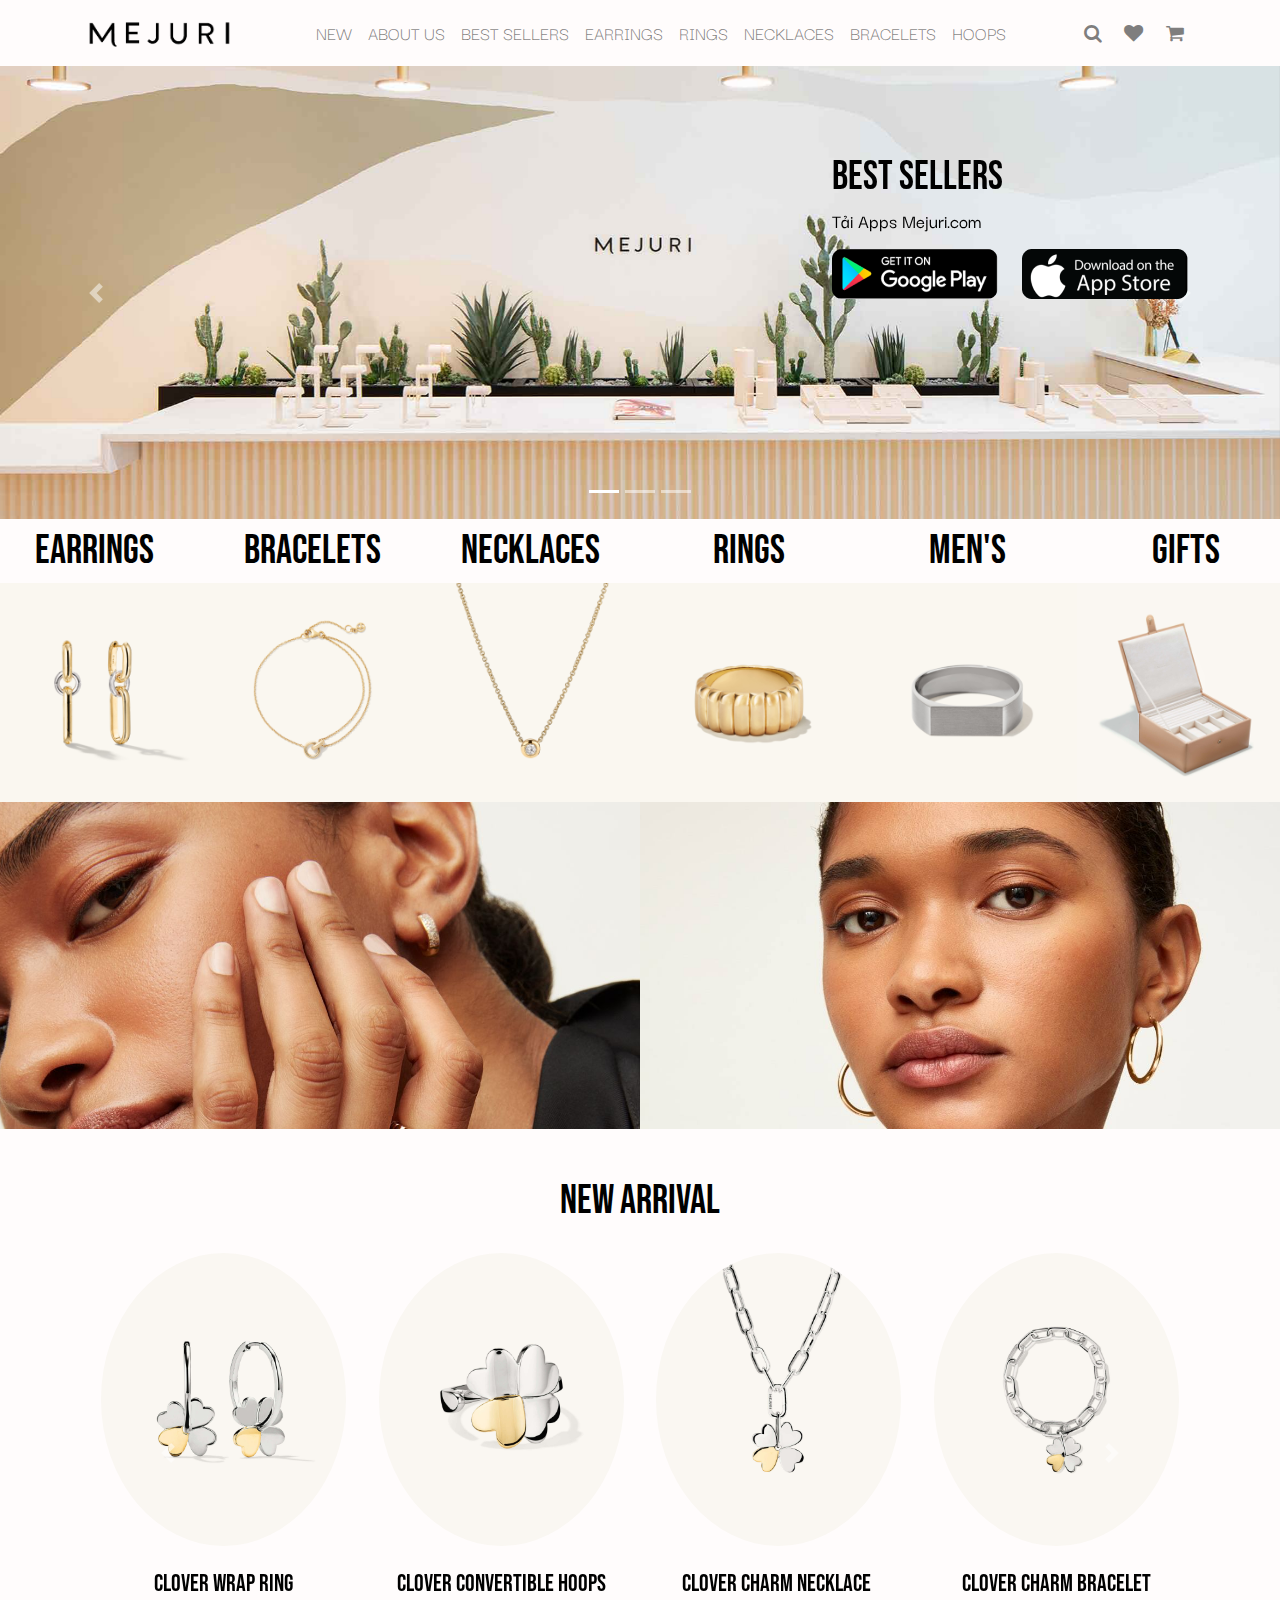
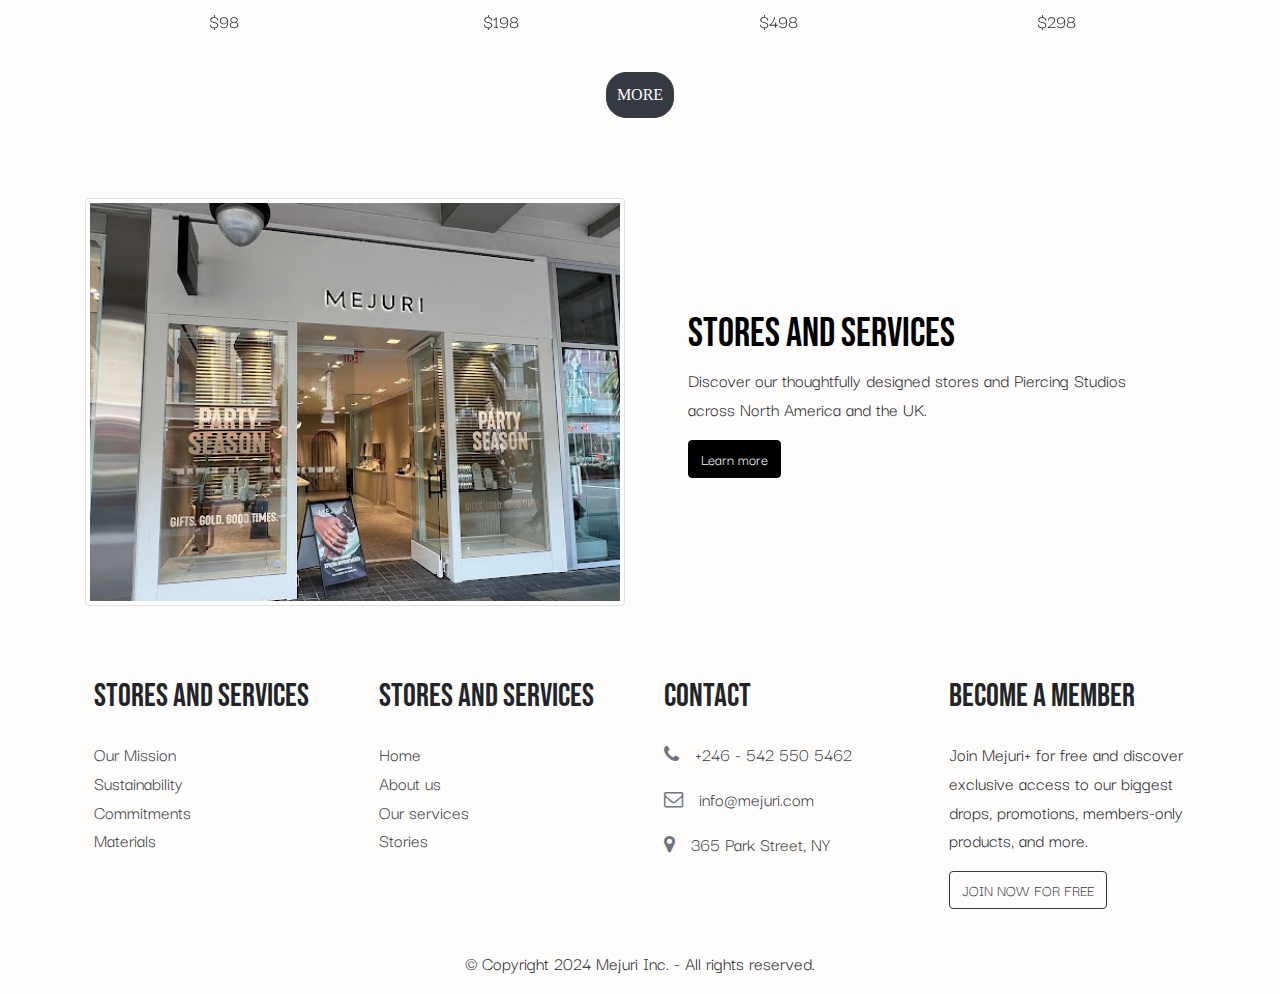
<file: index.html>
<!doctype html>
<html>
<head>
<meta charset="utf-8">
<meta http-equiv="X-UA-Compatible" content="IE=edge">
<meta name="viewport" content="width=device-width, initial-scale=1.0">
<title>Mejuri jewelry</title>
<link rel="icon" href="image/mejuri.png" type="image/x-icon">
	<link href="css/bootstrap-4.3.1.css" rel="stylesheet" type="text/css">
<link href="css/main-style.css" rel="stylesheet"> 
	<link rel="stylesheet" href="https://cdnjs.cloudflare.com/ajax/libs/font-awesome/4.7.0/css/font-awesome.min.css" type="text/css">
<style>
@import url('https://fonts.googleapis.com/css2?family=Bebas+Neue&family=Darker+Grotesque:wght@300..900&display=swap')
</style>
</head>

<body>
	
 <nav class="navbar navbar-expand-md navbar-light">
    <div class="container"> <button class="navbar-toggler navbar-toggler-right border-0" type="button" data-toggle="collapse" data-target="#navbar7">
        <span class="navbar-toggler-icon"></span>
      </button>
      <div class="collapse navbar-collapse" id="navbar7"> <a class="navbar-brand text-primary d-none d-md-block" href="index.html">
          <img src="image/35766 (1).png" alt="" class="mr-auto d-block" height="40">
        </a>
        <ul class="navbar-nav mx-auto">
          <li class="nav-item"> <a class="nav-link" href="index.html">NEW</a> </li>
          <li class="nav-item"> <a class="nav-link" href="about-us.html">ABOUT US</a> </li>
          <li class="nav-item"> <a class="nav-link" href="#">BEST SELLERS</a> </li>
		  <li class="nav-item"> <a class="nav-link" href="earring.html">EARRINGS</a> </li>
          <li class="nav-item"> <a class="nav-link" href="#">RINGS</a> </li>
          <li class="nav-item"> <a class="nav-link" href="#">NECKLACES</a> </li>
		  <li class="nav-item"> <a class="nav-link" href="#">BRACELETS</a> </li>
          <li class="nav-item"> <a class="nav-link" href="#">HOOPS</a> </li>	
	    </ul>
        <ul class="navbar-nav">
          <li class="nav-item"> <a class="nav-link" href="#">
              <i class="fa fa-search fa-fw"></i>
            </a> </li>
          <li class="nav-item"> <a class="nav-link" href="#">
              <i class="fa fa-heart fa-fw"></i>
            </a> </li>
          <li class="nav-item"> <a class="nav-link" href="#">
              <i class="fa fa-shopping-cart fa-fw"></i>
            </a> </li>
        </ul>
      </div>
    </div>
  </nav>
	<div id="carouselExampleIndicators1" class="carousel slide" data-ride="carousel" style="background-color: grey">
	  <ol class="carousel-indicators">
	    <li data-target="#carouselExampleIndicators1" data-slide-to="0" class="active"></li>
	    <li data-target="#carouselExampleIndicators1" data-slide-to="1"></li>
	    <li data-target="#carouselExampleIndicators1" data-slide-to="2"></li>
      </ol>
	  <div class="carousel-inner" role="listbox">
	    <div class="carousel-item active"> <img class="img-fluid" src="image/nen1.png" alt="First slide">
	      <div class="carousel-caption">
	        <h1 >BEST SELLERS</h1>
			  <h5>Tải Apps Mejuri.com</h5>
			<div class="d-flex mt-3">
			<img src="image/Rectangle 22.png" alt="" class="mr-4">
			<img src="image/Rectangle 23.png" alt="">
			</div>
          </div>
			
        </div>
	    <div class="carousel-item"> <img class="img-fluid" src="image/nen2.png" alt="Second slide">
	      <div class="carousel-caption">
	      <h1>EARRINGS</h1>
	        
			  <h5>Tải Apps Mejuri.com</h5>
			<div class="d-flex mt-3">
			<img src="image/Rectangle 22.png" alt="" class="mr-4">
			<img src="image/Rectangle 23.png" alt="">
			</div>
          </div>
        </div>
	    <div class="carousel-item"> <img class="img-fluid" src="image/nen3.png" alt="Third slide">
	      <div class="carousel-caption">
	        <h1>RINGS AND NECKLACES</h1>
			  <h5>Tải Apps Organica.vn.</h5>
			<div class="d-flex mt-3">
			<img src="image/Rectangle 22.png" alt="" class="mr-4">
			<img src="image/Rectangle 23.png" alt="">
			</div>
          </div>
        </div>
      </div>
	  <a class="carousel-control-prev" href="#carouselExampleIndicators1" role="button" data-slide="prev"> <span class="carousel-control-prev-icon" aria-hidden="true"></span> <span class="sr-only">Previous</span> </a> <a class="carousel-control-next" href="#carouselExampleIndicators1" role="button" data-slide="next"> <span class="carousel-control-next-icon" aria-hidden="true"></span> <span class="sr-only">Next</span> </a> </div>
		<div class="row pt-2">
        <div class="col-6 col-md-4 col-lg-2 p-0"> 
			<a href="earring.html">
			<h1 class="text-center">EARRINGS</h1> 
			<img class="img-fluid d-block" src="image/earring.jpeg" alt="">
			</a> 
		</div>
        <div class="col-6 col-md-4 col-lg-2 p-0"> 
			<a href="#">
			<h1 class="text-center">BRACELETS</h1>
			<img class="img-fluid d-block" src="image/bracelet.jpeg" alt="">
			</a> 
		</div>
        <div class="col-6 col-md-4 col-lg-2 p-0"> 
			<a href="#">
				<h1 class="text-center">NECKLACES</h1> 
				<img class="img-fluid d-block" src="image/necklace.jpeg" alt="">
			</a>  
		</div>
        <div class="col-6 col-md-4 col-lg-2 p-0"> 
			<a href="#">
				<h1 class="text-center">RINGS</h1>
				<img class="img-fluid d-block" src="image/ring.jpeg" alt="">
			</a>
		</div>
        <div class="col-6 col-md-4 col-lg-2 p-0">
			<a href="#">
			<h1 class="text-center">MEN'S</h1> 
			<img class="img-fluid d-block" src="image/men's.jpeg" alt="">
		</a> 
		</div>
        <div class="col-6 col-md-4 col-lg-2 p-0">
			<a href="#">
				<h1 class="text-center">GIFTS</h1> 
				<img class="img-fluid d-block" src="image/gift.jpeg" alt="">
			</a>  
		</div>
      </div>
	<div class="row ">
        <div class="col-md-6 p-0"> <img class="img-fluid d-block" src="image/h1.jpeg" alt=""> </div>
        <div class="col-md-6 p-0"> <img class="img-fluid d-block" src="image/h2.jpeg" alt="" > </div>
      </div>
<!--
	 <div class="py-5" >
    <div class="container">
      <div class="row">
        <div class="col-md-10">
          <h2>NEW IN</h2>
          <p class="lead">
            <a href="#">
              <b>See all features</b>
            </a> <br> </p>
          <div class="row text-center">
            <div class="col-md-3 col-6 p-3"> <img class="img-fluid d-block mb-4 mx-auto rounded-circle" src="image/new1.jpeg" width="150">
              <h5 class="mb-0"> Mejuri x GANNI Clover Convertible Hoops </h5>
				<p class="mt-2">$198</p>
            </div>
            <div class="col-md-3 col-6 p-3"> <img class="img-fluid d-block mb-4 mx-auto rounded-circle" src="image/new2.jpeg" width="150">
              <h5 class="mb-0"> Mejuri x GANNI Clover Wrap Ring </h5>
			    <p class="mt-2">$98</p>
			</div>
            <div class="col-md-3 col-6 p-3"> <img class="img-fluid d-block mb-4 mx-auto rounded-circle" src="image/new3.jpeg" width="150">
              <h5 class="mb-0"> Mejuri x GANNI Clover Charm Necklace </h5>
				<p class="mt-2">$498</p>
            </div>
            <div class="col-md-3 col-6 p-3"> <img class="img-fluid d-block mb-4 mx-auto rounded-circle" src="image/new4.jpeg" width="150">
              <h5 class="mb-0"> Mejuri x GANNI Clover Charm Bracelet </h5>				
				<p class="mt-2">$298</p>

            </div>
          </div>
        </div>
      </div>
    </div>
  </div>
-->
	<!--	............NEW ARRIVAL......-->
	<section id="NEWARRIAL">
		<h1 class="text-center  pt-5 ml-auto" >NEW ARRIVAL</h1>
	
		 <div class="py-1" >
    <div class="container">
      <div class="row">
        <div class="col-lg-12">
          <div class="carousel slide" data-ride="carousel" id="carousel">
            <div class="carousel-inner">
				
              <div class="carousel-item active">
                <div class=" pi-draggable" draggable="true">
                  <div class="container">
                    <div class="row">
						
                      <div class="col-md-3 col-6 p-3"> 
						  <div class="NEW1">
						  <img class="img-fluid d-block mb-4 mx-auto rounded-circle" src="image/new1.jpeg" alt="">
						  </div>
						  <div class="text-spm mt-4">
						 	<h4 style="text-align:center">Clover Wrap Ring</h4>
							<p style="text-align: center">$98</p>
						  </div>
						</div>
						
                      <div class="col-md-3 col-6 p-3"> <img class="img-fluid d-block mb-4 mx-auto rounded-circle" src="image/new2.jpeg" alt="">
						<div class="text-spm mt-4">
						 	<h4 style="text-align:center"> Clover Convertible Hoops</h4>
							<p style="text-align: center">$198</p>
						  </div>
						</div>
						
                      <div class="col-md-3 col-6 p-3"> <img class="img-fluid d-block mb-4 mx-auto rounded-circle" src="image/new3.jpeg" alt=""> 
						<div class="text-spm mt-4">
						 	<h4 style="text-align:center"> Clover Charm Necklace&nbsp;</h4>
							<p style="text-align: center">$498</p>
						  </div>
						</div>
						
                      <div class="col-md-3 col-6 p-3"> <img class="img-fluid d-block mb-4 mx-auto rounded-circle" src="image/new4.jpeg" alt="">
						  <div class="text-spm mt-4">
						  <h4 style="text-align:center"> Clover Charm Bracelet</h4>
							<p style="text-align: center">$298</p>
						  </div>
						</div>
                    </div>
                  </div>
                </div>
              </div>
              <div class="carousel-item">
                <div class="container">
                  <div class="row">
					  
                    <div class="col-md-3 col-6 p-3"> <img class="img-fluid d-block mb-4 mx-auto rounded-circle" src="image/new5.jpeg" alt=""> 
						  <div class="text-spm mt-4">
						 	<h4 style="text-align:center">Baguette Diamond Stud</h4>
							<p style="text-align: center">$175</p>
						  </div>
						  </div>
					
                    <div class="col-md-3 col-6 p-3"> <img class="img-fluid d-block mb-4 mx-auto rounded-circle" src="image/new6.jpeg" alt=""> 
					  <div class="text-spm mt-4">
						 	<h4 style="text-align:center">Diamond Hoop Charm</h4>
							<p style="text-align: center">$128</p>
						  </div>
						  </div>
                    <div class="col-md-3 col-6 p-3"> <img class="img-fluid d-block mb-4 mx-auto rounded-circle" src="image/new7.jpeg" alt=""> 
					  <div class="text-spm mt-4">
						 	<h4 style="text-align:center">Pear Diamond Necklace</h4>
							<p style="text-align: center">$498</p>
						  </div>
						  </div>
                    <div class="col-md-3 col-6 p-3"> <img class="img-fluid d-block mb-4 mx-auto rounded-circle" src="image/new8.jpeg" alt=""> 
					  <div class="text-spm mt-4">
						 	<h4 style="text-align:center"> Pavé Diamond Bracelet</h4>
							<p style="text-align: center">$248</p>
						  </div>
						  </div>
                  </div>
                </div>
              </div>
				 
              
            </div>
			  
            <a class="carousel-control-prev" href="#carousel" role="button" data-slide="prev" > 
				<span class="carousel-control-prev-icon"></span> 
				<span class="sr-only">Previous</span> </a> 
			  <a class="carousel-control-next" href="#carousel" role="button" data-slide="next"> 
				  <span class="carousel-control-next-icon"></span> 
				  <span class="sr-only">Next</span> </a>
          </div>
        </div>
		  
      </div>
    </div>
			 
			 
			 <div class="py-1">
    <div class="container text-center mb-lg-4">
      <div class="row">
        <div class="col-md-12  ">
			<a class="btn btn-dark " href="earring.html" style="border-radius: 20px; padding: 10px; font-family:Oswald ">MORE</a></div>
      </div>
    </div>
  </div>
  </div>
	
	</section>
	<div class="py-5" >
    <div class="container">
      <div class="row">
        <div class="col-md-6 order-2 order-md-1">   <img src="image/store1.jpeg" class="img-thumbnail w-100" alt="Cinque Terre" width="304" height="236"> 
 </div>
        <div class="px-md-5 col-md-6 d-flex flex-column align-items-start justify-content-center order-1 order-md-2">
          <h1 class="mx">STORES AND SERVICES</h1>
          <p class="mb-3">Discover our thoughtfully designed stores and Piercing Studios across North America and the UK.</p> <a class="btn btn-primary mb-3" href="about-us.html">Learn more</a>
        </div>
      </div>
    </div>
  </div>
  
	<footer>
	 <div class="" >
    <div class="container">
      <div class="row">
        <div class="p-4 col-md-3">
          <h2 class="mb-4">Stores and services</h2>
          <ul class="list-unstyled"> <a href="#" class="text-dark">Our Mission</a> <br> <a href="#" class="text-dark">Sustainability</a> <br> <a href="#" class="text-dark">Commitments</a> <br> <a href="#" class="text-dark">Materials</a> </ul>
        </div>
        <div class="p-4 col-md-3">
          <h2 class="mb-4">Stores and services</h2>
          <ul class="list-unstyled"> <a href="#" class="text-dark">Home</a> <br> <a href="about-us.html" class="text-dark">About us</a> <br> <a href="#" class="text-dark">Our services</a> <br> <a href="#" class="text-dark">Stories</a> </ul>
        </div>
        <div class="p-4 col-md-3">
          <h2 class="mb-4">Contact</h2>
          <p> <a href="#" class="text-dark">
              <i class="fa d-inline mr-3 text-muted fa-phone"></i>+246 - 542 550 5462</a> </p>
          <p> <a href="#" class="text-dark">
              <i class="fa d-inline mr-3 text-muted fa-envelope-o"></i>info@mejuri.com</a> </p>
          <p> <a href="#" class="text-dark">
              <i class="fa d-inline mr-3 fa-map-marker text-muted"></i>365 Park Street, NY</a> </p>
        </div>
        <div class="p-4 col-md-3">
          <h2 class="mb-4">BECOME A MEMBER</h2>
          <form>
            <p>Join Mejuri+ for free and discover exclusive access to our biggest drops, promotions, members-only products, and more.</p> <button type="submit" class="btn btn-outline-dark mx-auto">JOIN NOW FOR FREE</button>
          </form>
        </div>
      </div>
      <div class="row">
        <div class="col-md-12 mt-3">
          <p class="text-center">© Copyright 2024 Mejuri Inc. - All rights reserved. </p>
        </div>
      </div>
    </div>
  </div>
	</footer>
	<script src="js/jquery-3.3.1.min.js"></script>
    <script src="js/popper.min.js"></script>
    <script src="js/bootstrap-4.3.1.js"></script>
</body>
	
	
</html>
</file>
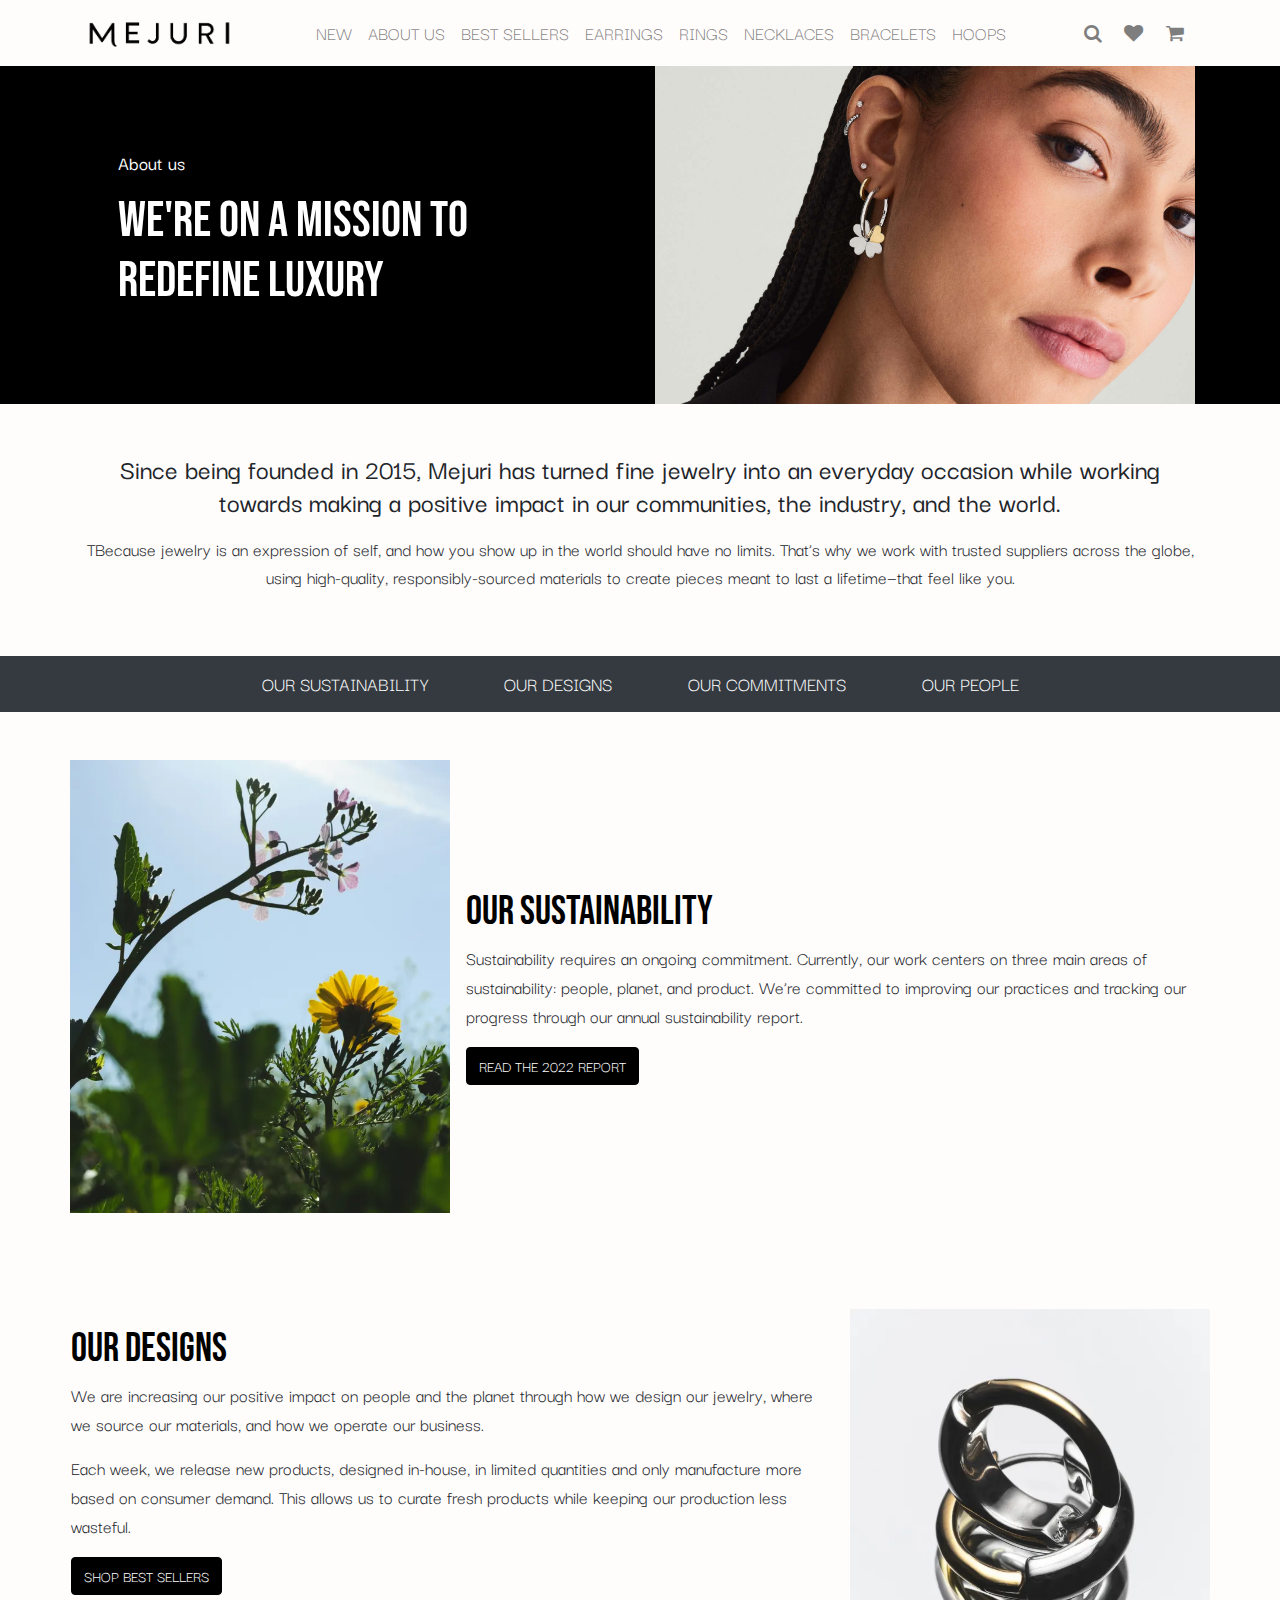
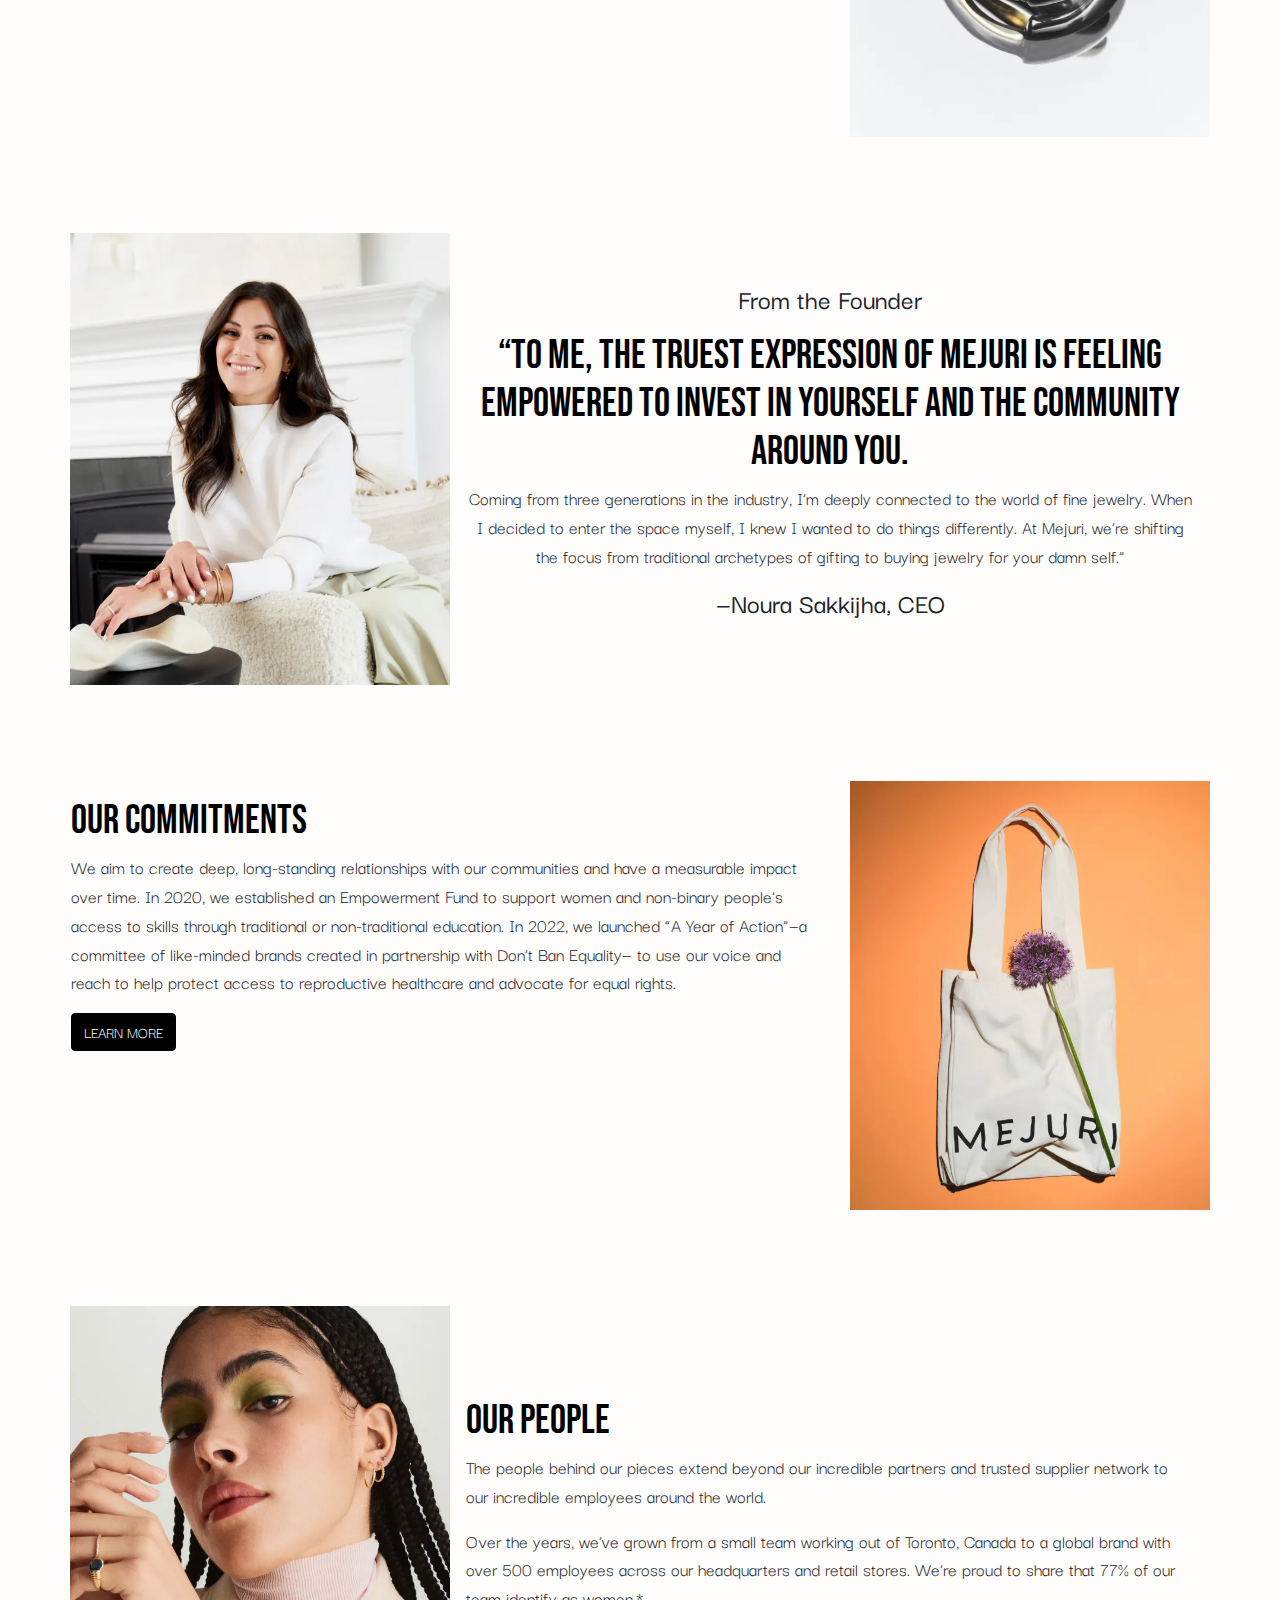
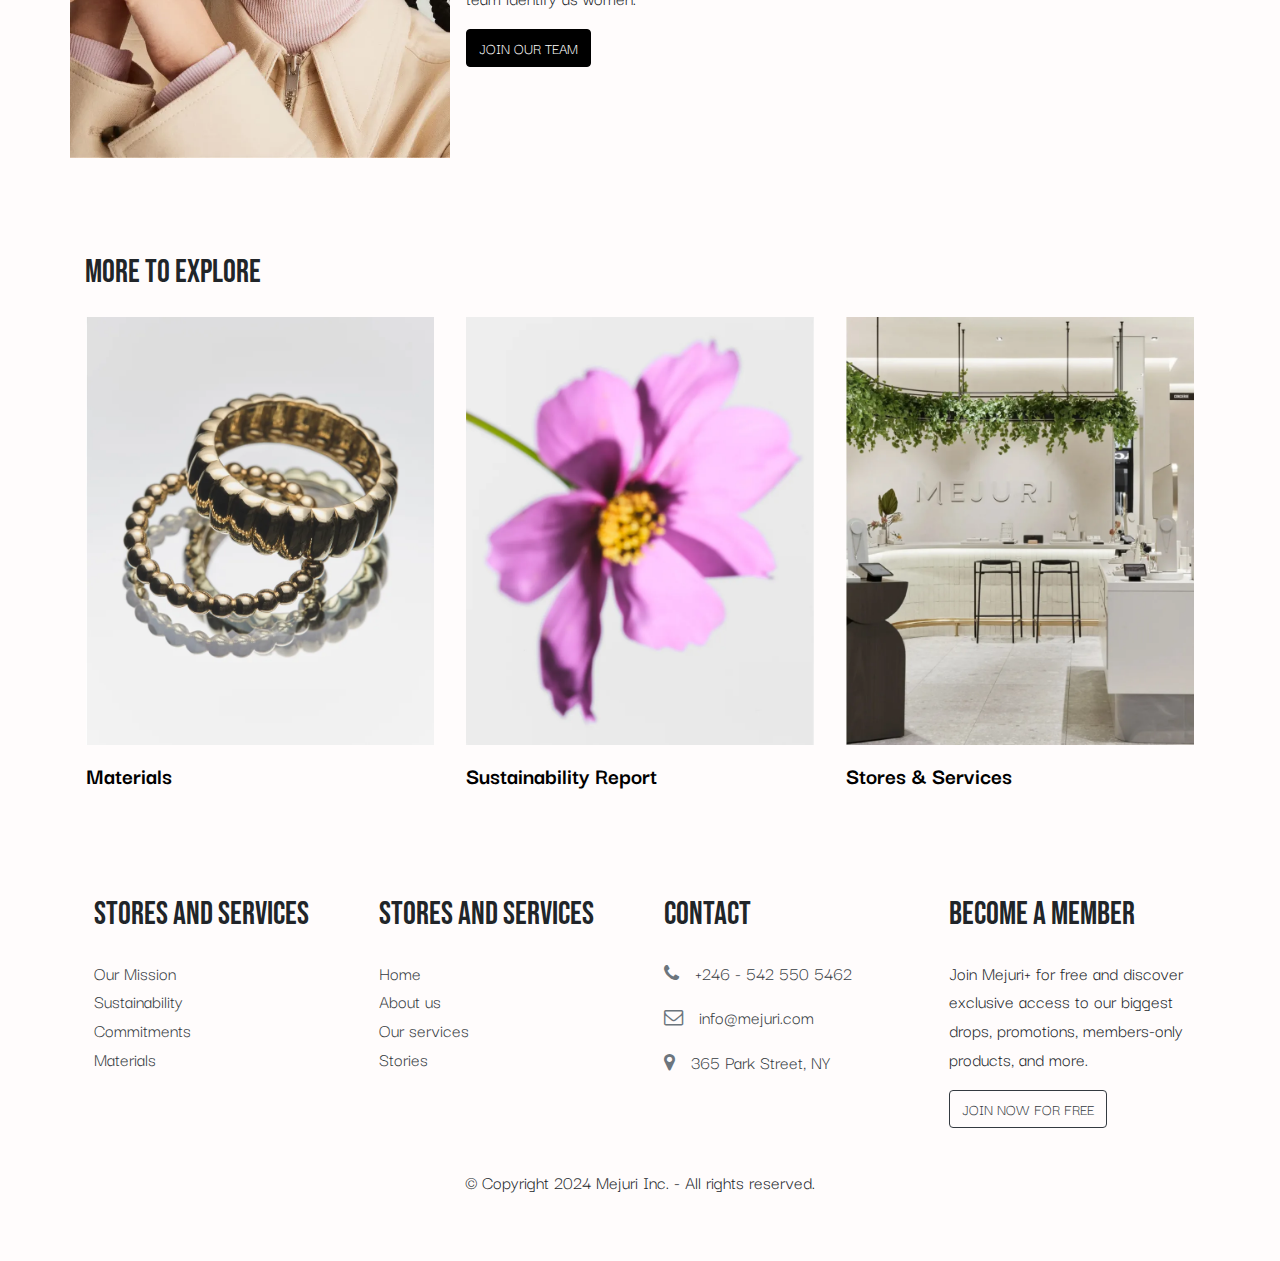
<file: about-us.html>
<!doctype html>
<html>
<head>
<meta charset="utf-8">
<title>Mejuri Jewelry</title>
<link rel="icon" href="image/mejuri.png" type="image/x-icon">
	<link href="css/bootstrap-4.3.1.css" rel="stylesheet" type="text/css">
<link href="css/main-style.css" rel="stylesheet"> 
	<link rel="stylesheet" href="https://cdnjs.cloudflare.com/ajax/libs/font-awesome/4.7.0/css/font-awesome.min.css" type="text/css">
<style>
@import url('https://fonts.googleapis.com/css2?family=Bebas+Neue&family=Darker+Grotesque:wght@300..900&display=swap')
</style>
</head>

<body>
	<nav class="navbar navbar-expand-md navbar-light">
    <div class="container"> <button class="navbar-toggler navbar-toggler-right border-0" type="button" data-toggle="collapse" data-target="#navbar7">
        <span class="navbar-toggler-icon"></span>
      </button>
      <div class="collapse navbar-collapse" id="navbar7"> <a class="navbar-brand text-primary d-none d-md-block" href="index.html">
          <img src="image/35766 (1).png" alt="" class="mr-auto d-block" height="40">
        </a>
        <ul class="navbar-nav mx-auto">
          <li class="nav-item"> <a class="nav-link" href="index.html">NEW</a> </li>
          <li class="nav-item"> <a class="nav-link" href="about-us.html">ABOUT US</a> </li>
          <li class="nav-item"> <a class="nav-link" href="#">BEST SELLERS</a> </li>
		  <li class="nav-item"> <a class="nav-link" href="earring.html">EARRINGS</a> </li>
          <li class="nav-item"> <a class="nav-link" href="#">RINGS</a> </li>
          <li class="nav-item"> <a class="nav-link" href="#">NECKLACES</a> </li>
		  <li class="nav-item"> <a class="nav-link" href="#">BRACELETS</a> </li>
          <li class="nav-item"> <a class="nav-link" href="#">HOOPS</a> </li>	
	    </ul>
        <ul class="navbar-nav">
          <li class="nav-item"> <a class="nav-link" href="#">
              <i class="fa fa-search fa-fw"></i>
            </a> </li>
          <li class="nav-item"> <a class="nav-link" href="#">
              <i class="fa fa-heart fa-fw"></i>
            </a> </li>
          <li class="nav-item"> <a class="nav-link" href="#">
              <i class="fa fa-shopping-cart fa-fw"></i>
            </a> </li>
        </ul>
      </div>
    </div>
  </nav>
	
	
	
<!--	......................CONTENT-->
	  <div class="py-0" style="background-color:black" >
    <div class="container">
      <div class="row">
        <div class="px-lg-5 d-flex flex-column justify-content-center col-lg-6" style="color:white">
          <h5 class="mb-3" style="color:white">About us</h5>
		<h1 style="color:white; font-size:50px">WE'RE ON A MISSION TO REDEFINE LUXURY</h1>
          
        </div>
        <div class="col-lg-6"> <img class="img-fluid d-block w-100" src="image/a1 1.png"> </div>
      </div>
    </div>
  </div>
	  <div class="py-5 text-center" >
    <div class="container">
      <div class="row">
        <div class="col-md-12" >
          <h3 class="mb-3">Since being founded in 2015, Mejuri has turned fine jewelry into an everyday occasion while working towards making a positive impact in our communities, the industry, and the world.</h3>
          <p>TBecause jewelry is an expression of self, and how you show up in the world should have no limits. That’s why we work with trusted suppliers across the globe, using high-quality, responsibly-sourced materials to create pieces meant to last a lifetime—that feel like you.</p>
        </div>
      </div>
    </div>
  </div>
	<nav class="navbar navbar-expand-md navbar-dark bg-dark" >
    <div class="container justify-content-center"> <button class="navbar-toggler navbar-toggler-right border-0" type="button" data-toggle="collapse" data-target="#navbar9">
        <span class="navbar-toggler-icon"></span>
      </button>
      <div class="collapse navbar-collapse text-center justify-content-center" id="navbar9">
        <ul class="navbar-nav">
          <li class="nav-item mx-2"> <a class="nav-link" href="#" style="font-size:20px">OUR SUSTAINABILITY</a> </li>
          <li class="nav-item mx-2"> <a class="nav-link" href="#" style="font-size:20px">OUR DESIGNS</a> </li>
          <li class="nav-item mx-2"> <a class="nav-link" href="#" style="font-size:20px">OUR COMMITMENTS</a> </li>
          <li class="nav-item mx-2"> <a class="nav-link" href="#" style="font-size:20px">OUR PEOPLE </a> </li>
        </ul>
      </div>
    </div>
  </nav>
	 <div class="py-5" >
    <div class="container">
      <div class="row">
        <div class="col-md-12">
          <div class="row">
            <div class="col-md-4 col-lg-3 order-2 order-md-1 p-0 col-xl-4"> <img class="img-fluid d-block" src="image/About_1_Our-Sustainability.webp"> </div>
            <div class="d-flex flex-column justify-content-center p-3 col-md-8 align-items-start order-1 order-md-2">
              <h1>OUR SUSTAINABILITY</h1>
              <p class="mb-3">Sustainability requires an ongoing commitment. Currently, our work centers on three main areas of sustainability: people, planet, and product. We’re committed to improving our practices and tracking our progress through our annual sustainability report.</p> 
              <a class="btn btn-primary" href="#">READ THE 2022 REPORT</a>
            </div>
          </div>
        </div>
      </div>
    </div>
  </div>
	<div class="py-5" >
    <div class="container">
      <div class="row">
          <div class="row">
            <div class="p-3 col-md-8">
              <h1>OUR DESIGNS</h1>
              <p class="mb-3">We are increasing our positive impact on people and the planet through how we design our jewelry, where we source our materials, and how we operate our business.</p>
				<p>Each week, we release new products, designed in-house, in limited quantities and only manufacture more based on consumer demand. This allows us to curate fresh products while keeping our production less wasteful.</p> <a class="btn btn-primary mb-3" href="#">SHOP BEST SELLERS</a>
            </div>
            <div class="col-md-4 col-lg-3 col-xl-4"> <img class="img-fluid d-block" src="image/About_2_Our-Designs.webp"> </div>
        </div>
      </div>
    </div>
  </div>
	<div class="py-5" >
    <div class="container">
      <div class="row">
        <div class="col-md-12">
          <div class="row">
            <div class="col-md-4 col-lg-3 order-2 order-md-1 p-0 col-xl-4"> <img class="img-fluid d-block" src="image/About_3_Founder.webp"> </div>
            <div class="d-flex flex-column justify-content-center p-3 col-md-8 align-items-start order-1 order-md-2">
				<h3 class="mx-auto mb-3" style="text-align:center">From the Founder</h3>
              <h1 class="mx-auto" style="text-align:center" >“To me, the truest expression of Mejuri is feeling empowered to invest in yourself and the community around you.</h1>
              <p class="mb-3" style="text-align:center">Coming from three generations in the industry, I’m deeply connected to the world of fine jewelry. When I decided to enter the space myself, I knew I wanted to do things differently. At Mejuri, we’re shifting the focus from traditional archetypes of gifting to buying jewelry for your damn self.”</p> 
             <h3 class="mx-auto mb-3" style="text-align:center">—Noura Sakkijha, CEO</h3>
            </div>
          </div>
        </div>
      </div>
    </div>
  </div>
	<div class="py-5" >
    <div class="container">
      <div class="row">
          <div class="row">
            <div class="p-3 col-md-8">
              <h1>OUR COMMITMENTS</h1>
              <p class="mb-3">We aim to create deep, long-standing relationships with our communities and have a measurable impact over time. In 2020, we established an Empowerment Fund to support women and non-binary people's access to skills through traditional or non-traditional education. In 2022, we launched “A Year of Action”—a committee of like-minded brands created in partnership with Don’t Ban Equality— to use our voice and reach to help protect access to reproductive healthcare and advocate for equal rights.</p> 
				<a class="btn btn-primary mb-3" href="#">LEARN MORE</a>
            </div>
            <div class="col-md-4 col-lg-3 col-xl-4"> <img class="img-fluid d-block" src="image/About_4_Our-Commitments.webp"> </div>
        </div>
      </div>
    </div>
  </div>
	<div class="py-5" >
    <div class="container">
      <div class="row">
        <div class="col-md-12">
          <div class="row">
            <div class="col-md-4 col-lg-3 order-2 order-md-1 p-0 col-xl-4"> <img class="img-fluid d-block" src="image/About_5_Our-People.webp"> </div>
            <div class="d-flex flex-column justify-content-center p-3 col-md-8 align-items-start order-1 order-md-2">
              <h1>OUR PEOPLE</h1>
              <p class="mb-3">The people behind our pieces extend beyond our incredible partners and trusted supplier network to our incredible employees around the world.</p>
			<p>Over the years, we’ve grown from a small team working out of Toronto, Canada to a global brand with over 500 employees across our headquarters and retail stores. We’re proud to share that 77% of our team identify as women.*</p> 
              <a class="btn btn-primary" href="#">JOIN OUR TEAM</a>
            </div>
          </div>
        </div>
      </div>
    </div>
  </div>
	<div class="pt-5 text-left">
    <div class="container">
      <div class="row">
        <div class="col-md-12 text-left">
          <h2>More to Explore</h2>
        </div>
      </div>
      
    </div>
  </div>
 
    <div class="container">
      <div class="row">
        <div class="col-md-4 col-6 p-3"> <a href="#"><img class="img-fluid d-block" src="image/Materials_Quality.webp">
          <h4 class="my-3"><b>Materials</b> </h4></a>
        </div>
        <div class="col-md-4 col-6 p-3"> <a href="#"><img class="img-fluid d-block" src="image/Sustainability_Report.webp">
          <h4 class="my-3"> <b>Sustainability Report</b> </h4></a>
        </div>
        <div class="col-md-4 col-6 p-3"> <a href="#"><img class="img-fluid d-block" src="image/Stores_Services.webp">
          <h4 class="my-3"> <b>Stores & Services</b> </h4></a>
        </div>
      </div>
    </div>

	<footer>
	 <div class="py-5" >
    <div class="container">
      <div class="row">
        <div class="p-4 col-md-3">
          <h2 class="mb-4">Stores and services</h2>
          <ul class="list-unstyled"> <a href="#" class="text-dark">Our Mission</a> <br> <a href="#" class="text-dark">Sustainability</a> <br> <a href="#" class="text-dark">Commitments</a> <br> <a href="#" class="text-dark">Materials</a> </ul>
        </div>
        <div class="p-4 col-md-3">
          <h2 class="mb-4">Stores and services</h2>
          <ul class="list-unstyled"> <a href="#" class="text-dark">Home</a> <br> <a href="about-us.html" class="text-dark">About us</a> <br> <a href="#" class="text-dark">Our services</a> <br> <a href="#" class="text-dark">Stories</a> </ul>
        </div>
        <div class="p-4 col-md-3">
          <h2 class="mb-4">Contact</h2>
          <p> <a href="#" class="text-dark">
              <i class="fa d-inline mr-3 text-muted fa-phone"></i>+246 - 542 550 5462</a> </p>
          <p> <a href="#" class="text-dark">
              <i class="fa d-inline mr-3 text-muted fa-envelope-o"></i>info@mejuri.com</a> </p>
          <p> <a href="#" class="text-dark">
              <i class="fa d-inline mr-3 fa-map-marker text-muted"></i>365 Park Street, NY</a> </p>
        </div>
        <div class="p-4 col-md-3">
          <h2 class="mb-4">BECOME A MEMBER</h2>
          <form>
            <p>Join Mejuri+ for free and discover exclusive access to our biggest drops, promotions, members-only products, and more.</p> <button type="submit" class="btn btn-outline-dark mx-auto">JOIN NOW FOR FREE</button>
          </form>
        </div>
      </div>
      <div class="row">
        <div class="col-md-12 mt-3">
          <p class="text-center">© Copyright 2024 Mejuri Inc. - All rights reserved. </p>
        </div>
      </div>
    </div>
  </div>
	</footer>
	<script src="js/jquery-3.3.1.min.js"></script>
    <script src="js/popper.min.js"></script>
    <script src="js/bootstrap-4.3.1.js"></script>
</body>
</html>
</file>
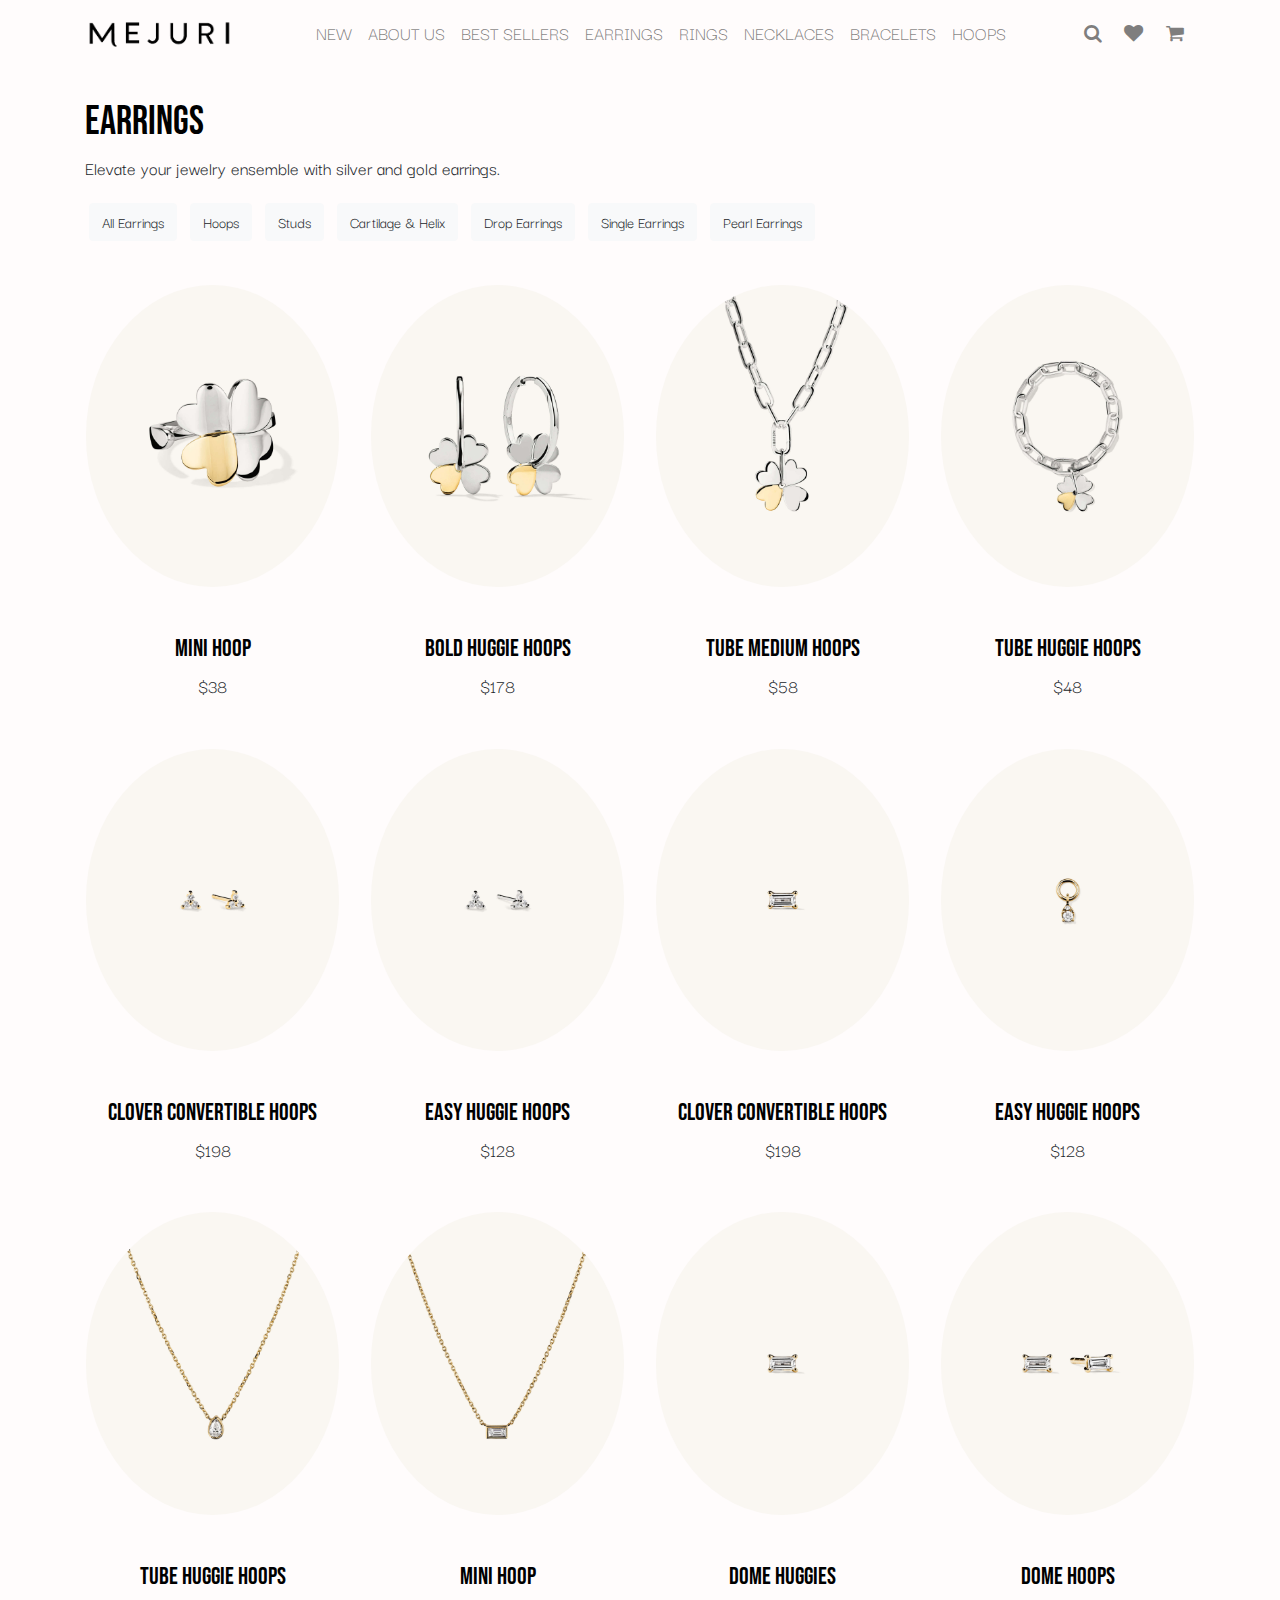
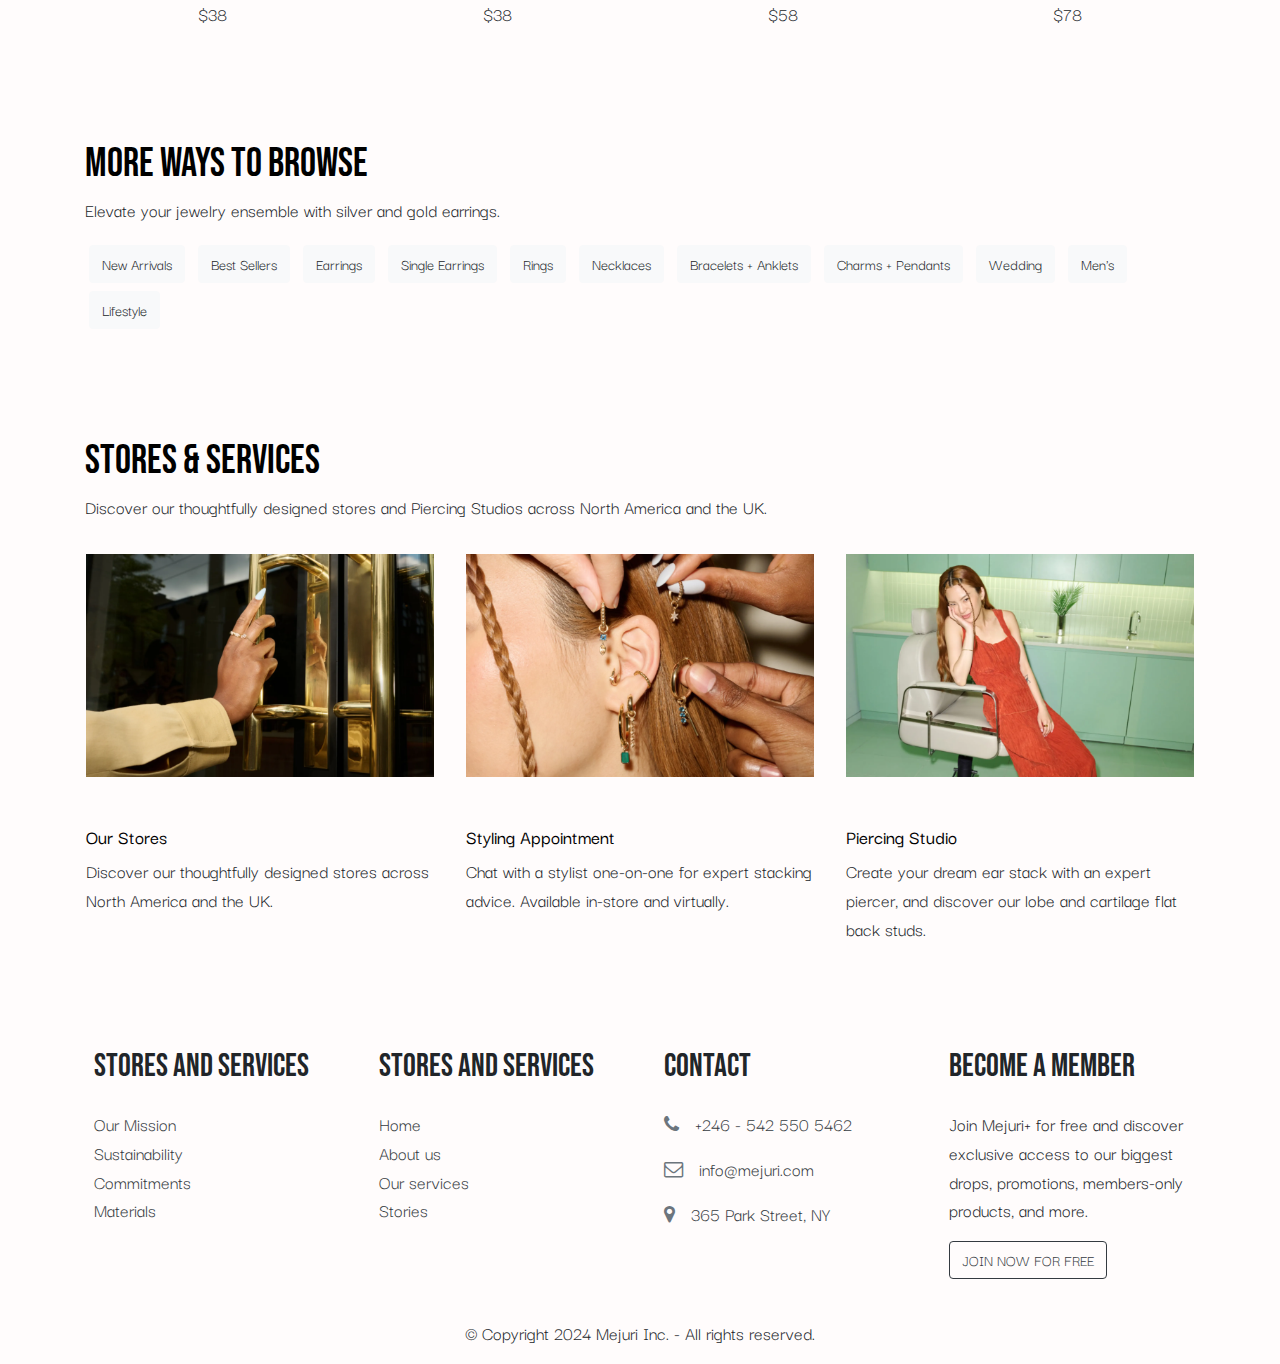
<file: earring.html>
<!doctype html>
<html>
<head>
<meta charset="utf-8">
<title>Mejuri Jewelry</title>
<link rel="icon" href="image/mejuri.png" type="image/x-icon">
	<link href="css/bootstrap-4.3.1.css" rel="stylesheet" type="text/css">
<link href="css/main-style.css" rel="stylesheet"> 
	<link rel="stylesheet" href="https://cdnjs.cloudflare.com/ajax/libs/font-awesome/4.7.0/css/font-awesome.min.css" type="text/css">
<style>
@import url('https://fonts.googleapis.com/css2?family=Bebas+Neue&family=Darker+Grotesque:wght@300..900&display=swap')
</style>
</head>

<body>
	<nav class="navbar navbar-expand-md navbar-light">
    <div class="container"> <button class="navbar-toggler navbar-toggler-right border-0" type="button" data-toggle="collapse" data-target="#navbar7">
        <span class="navbar-toggler-icon"></span>
      </button>
      <div class="collapse navbar-collapse" id="navbar7"> <a class="navbar-brand text-primary d-none d-md-block" href="index.html">
          <img src="image/35766 (1).png" alt="" class="mr-auto d-block" height="40">
        </a>
        <ul class="navbar-nav mx-auto">
          <li class="nav-item"> <a class="nav-link" href="index.html">NEW</a> </li>
          <li class="nav-item"> <a class="nav-link" href="about-us.html">ABOUT US</a> </li>
          <li class="nav-item"> <a class="nav-link" href="#">BEST SELLERS</a> </li>
		  <li class="nav-item"> <a class="nav-link" href="earring.html">EARRINGS</a> </li>
          <li class="nav-item"> <a class="nav-link" href="#">RINGS</a> </li>
          <li class="nav-item"> <a class="nav-link" href="#">NECKLACES</a> </li>
		  <li class="nav-item"> <a class="nav-link" href="#">BRACELETS</a> </li>
          <li class="nav-item"> <a class="nav-link" href="#">HOOPS</a> </li>	
	    </ul>
        <ul class="navbar-nav">
          <li class="nav-item"> <a class="nav-link" href="#">
              <i class="fa fa-search fa-fw"></i>
            </a> </li>
          <li class="nav-item"> <a class="nav-link" href="#">
              <i class="fa fa-heart fa-fw"></i>
            </a> </li>
          <li class="nav-item"> <a class="nav-link" href="#">
              <i class="fa fa-shopping-cart fa-fw"></i>
            </a> </li>
        </ul>
      </div>
    </div>
  </nav>
	
	
	
<!--	......................CONTENT-->
	
	<div class="pb-5 pt-2" >
    <div class="container">
      <div class="row">
		 <div class="col-md-12 mt-4 "><h1>EARRINGS</h1>
		 <p>Elevate your jewelry ensemble with silver and gold earrings.</p>
		  </div> 
		  <div class="container-fluid  mb-lg-4">
      <div class="row">
        <div class="col-md-12 ">
			<a class="btn btn-light m-1 " href="#" style=" ">All Earrings</a>
			<a class="btn btn-light m-1 " href="#" style=" ">Hoops</a>
			<a class="btn btn-light m-1" href="#" style=" ">Studs</a>
			<a class="btn btn-light m-1" href="#" style=" ">Cartilage & Helix</a>
			<a class="btn btn-light m-1" href="#" style=" ">Drop Earrings</a>
			<a class="btn btn-light m-1" href="#" style=" ">Single Earrings</a>
			<a class="btn btn-light m-1" href="#" style=" ">Pearl Earrings</a>
		  
		  </div>
		  
      </div>
    </div>
		  
        <div class="col-md-3 col-6 p-3"> 
			<div class="anh">
			<a href="#"><img class="img-fluid d-block mb-4 mx-auto rounded-circle" src="image/E1.jpg" alt="">
		  <div class="text-all mt-5" style="text-align:center">
				<h4>Mini Hoop</h4>
				</div></a><p style="text-align:center">$38</p> </div>
		  </div>
        <div class="col-md-3 col-6 p-3"> <div class="anh"><a href="#"><img class="img-fluid d-block mb-4 mx-auto rounded-circle" src="image/E2.jpg" alt=""> 
		  <div class="text-all mt-5" style="text-align:center">
				<h4>Bold Huggie Hoops</h4>
				</div></a><p style="text-align:center">$178</p></div>
		  </div>
        <div class="col-md-3 col-6 p-3"> <div class="anh"><a href="#"><img class="img-fluid d-block mb-4 mx-auto rounded-circle" src="image/E3.jpg" alt=""> 
		  <div class="text-all mt-5" style="text-align:center">
				<h4>Tube Medium Hoops</h4>
				</div></a><p style="text-align:center">$58</p></div>
		  </div>
        <div class="col-md-3 col-6 p-3"> <div class="anh"><a href="#"><img class="img-fluid d-block mb-4 mx-auto rounded-circle" src="image/E4.jpg" alt="">
		  <div class="text-all mt-5" style="text-align:center">
				<h4>Tube Huggie Hoops</h4>
			</div> </a>	<p style="text-align:center">$48</p></div>
		  </div>
		<div class="col-md-3 col-6 p-3"> <div class="anh"><a href="#"><img class="img-fluid d-block mb-4 mx-auto rounded-circle" src="image/E5.jpg" alt=""> 
		  <div class="text-all mt-5" style="text-align:center">
				<h4>Clover Convertible Hoops</h4>
		</div></a>  <p style="text-align:center">$198</p></div>
		  </div>
		<div class="col-md-3 col-6 p-3"> <div class="anh"><a href="#"><img class="img-fluid d-block mb-4 mx-auto rounded-circle" src="image/E6.jpg" alt=""> 
		  <div class="text-all mt-5" style="text-align:center">
				<h4>Easy Huggie Hoops</h4>
				</div></a><p style="text-align:center">$128</p></div>
		  </div>
        <div class="col-md-3 col-6 p-3"> <div class="anh"><a href="#"><img class="img-fluid d-block mb-4 mx-auto rounded-circle" src="image/E7.jpg" alt=""> 
		  <div class="text-all mt-5" style="text-align:center">
				<h4>Clover Convertible Hoops</h4>
		  </div></a><p style="text-align:center">$198</p></div>
		  </div>
		<div class="col-md-3 col-6 p-3" style="text-align:center"> <div class="anh"><a href="#"><img class="img-fluid d-block mb-4 mx-auto rounded-circle" src="image/E8.jpg" alt=""> 
		  <div class="text-all mt-5" style="text-align:center">
				<h4>Easy Huggie Hoops</h4>
				</div></a><p style="text-align:center">$128</p></div>
		  </div>
		<div class="col-md-3 col-6 p-3"> <div class="anh"><a href="#"><img class="img-fluid d-block mb-4 mx-auto rounded-circle" src="image/E9.jpg" alt=""> 
		  <div class="text-all mt-5" style="text-align:center">
				<h4>Tube Huggie Hoops</h4>
				</div></a><p style="text-align:center">$38</p></div>
		  </div>
        <div class="col-md-3 col-6 p-3"> <div class="anh"><a href="#"><img class="img-fluid d-block mb-4 mx-auto rounded-circle" src="image/E10.jpg" alt=""> <div class="text-all mt-5" style="text-align:center">
				<h4>Mini Hoop</h4>
				</div> </a><p style="text-align:center">$38</p>
		 </div>
		  </div>
		<div class="col-md-3 col-6 p-3"> <div class="anh"><a href="#"><img class="img-fluid d-block mb-4 mx-auto rounded-circle" src="image/E11.jpg" alt=""> <div class="text-all mt-5" style="text-align:center">
				<h4>Dome Huggies</h4>
				</div>
			</a>
			<p style="text-align:center">$58</p>
		    </div></div>
		<div class="col-md-3 col-6 p-3"> <div class="anh"><a href="#"><img class="img-fluid d-block mb-4 mx-auto rounded-circle" src="image/E12.jpg" alt="">  <div class="text-all mt-5" style="text-align:center">
				<h4>Dome Hoops</h4></div></a>
				<p style="text-align:center">$78</p></div>
		  </div>
        
		
		
  </div>
	
	</div>
	</div>
	
	
	
	
	<div class="pb-5 pt-2" >
    <div class="container">
      <div class="row">
		 <div class="col-md-12 mt-4 "><h1>More Ways To Browse</h1>
		 <p>Elevate your jewelry ensemble with silver and gold earrings.</p>
		  </div> 
		  <div class="container  mb-lg-4">
      <div class="row">
        <div class="col-md-12 ">
			<a class="btn btn-light m-1 " href="#" style=" ">New Arrivals</a>
			<a class="btn btn-light m-1 " href="#" style=" ">Best Sellers</a>
			
			<a class="btn btn-light m-1" href="#" style=" ">Earrings</a>
			<a class="btn btn-light m-1" href="#" style=" ">Single Earrings</a>
			<a class="btn btn-light m-1" href="#" style=" ">Rings</a>
			<a class="btn btn-light m-1" href="#" style=" ">Necklaces</a>
			<a class="btn btn-light m-1" href="#" style=" ">Bracelets + Anklets</a>
			<a class="btn btn-light m-1" href="#" style=" ">Charms + Pendants</a>
			<a class="btn btn-light m-1" href="#" style=" ">Wedding</a>
			<a class="btn btn-light m-1" href="#" style=" ">Men's</a>
			<a class="btn btn-light m-1" href="#" style=" ">Lifestyle</a>
		  
		  </div>
		  
      </div>
    </div>
		
        
		
		
  </div>
	
	</div>
	</div>
	
	
	
	<div class="pb-5 pt-2" >
    <div class="container">
      <div class="row">
		 <div class="col-md-12 mt-4 "><h1>STORES & SERVICES</h1>
		 <p>Discover our thoughtfully designed stores and Piercing Studios across North America and the UK.</p>
		  </div> 
		  
        <div class="col-md-4 col-12 p-3"> 
			<div class="anh">
			<a href="#"><img class="img-fluid d-block" src="image/e1-1.webp" alt=""></a>
		  <div class="text-all mt-5 ">
				<h5>Our Stores</h5>
				<p>Discover our thoughtfully designed stores across North America and the UK.</p></div> </div>
		  </div>
        <div class="col-md-4 col-12 p-3"> <div class="anh"><a href="#"><img class="img-fluid d-block" src="image/e1-2.webp" alt=""> </a>
		  <div class="text-all mt-5">
				<h5>Styling Appointment</h5>
				<p>Chat with a stylist one-on-one for expert stacking advice. Available in-store and virtually.</p></div></div>
		  </div>
        <div class="col-md-4 col-12 p-3"> <div class="anh"><a href="#"><img class="img-fluid d-block" src="image/e1-3.webp" alt=""> </a>
		  <div class="text-all mt-5">
				<h5>Piercing Studio</h5>
				<p>Create your dream ear stack with an expert piercer, and discover our lobe and cartilage flat back studs.</p></div></div>
		  </div>
        
        
		
		
  </div>
	
	</div>
	</div>
	
	
	
	
	<footer>
	 <div class="" >
    <div class="container">
      <div class="row">
        <div class="p-4 col-md-3">
          <h2 class="mb-4">Stores and services</h2>
          <ul class="list-unstyled"> <a href="#" class="text-dark">Our Mission</a> <br> <a href="#" class="text-dark">Sustainability</a> <br> <a href="#" class="text-dark">Commitments</a> <br> <a href="#" class="text-dark">Materials</a> </ul>
        </div>
        <div class="p-4 col-md-3">
          <h2 class="mb-4">Stores and services</h2>
          <ul class="list-unstyled"> <a href="#" class="text-dark">Home</a> <br> <a href="about-us.html" class="text-dark">About us</a> <br> <a href="#" class="text-dark">Our services</a> <br> <a href="#" class="text-dark">Stories</a> </ul>
        </div>
        <div class="p-4 col-md-3">
          <h2 class="mb-4">Contact</h2>
          <p> <a href="#" class="text-dark">
              <i class="fa d-inline mr-3 text-muted fa-phone"></i>+246 - 542 550 5462</a> </p>
          <p> <a href="#" class="text-dark">
              <i class="fa d-inline mr-3 text-muted fa-envelope-o"></i>info@mejuri.com</a> </p>
          <p> <a href="#" class="text-dark">
              <i class="fa d-inline mr-3 fa-map-marker text-muted"></i>365 Park Street, NY</a> </p>
        </div>
        <div class="p-4 col-md-3">
          <h2 class="mb-4">BECOME A MEMBER</h2>
          <form>
            <p>Join Mejuri+ for free and discover exclusive access to our biggest drops, promotions, members-only products, and more.</p> <button type="submit" class="btn btn-outline-dark mx-auto">JOIN NOW FOR FREE</button>
          </form>
        </div>
      </div>
      <div class="row">
        <div class="col-md-12 mt-3">
          <p class="text-center">© Copyright 2024 Mejuri Inc. - All rights reserved. </p>
        </div>
      </div>
    </div>
  </div>
	</footer>
	<script src="js/jquery-3.3.1.min.js"></script>
    <script src="js/popper.min.js"></script>
    <script src="js/bootstrap-4.3.1.js"></script>
</body>
</html>
</file>
<file: css/main-style.css>
@charset "utf-8";
/* CSS Document */
#cogi .btn
{
    width:80%;
	position:absolute;
	bottom:-10px;
	left:10%;
	border-radius:10px;
	font-size:1.2rem
}

*{font-family: "Darker Grotesque"}
body{background:#FFFCFC}
</file>
